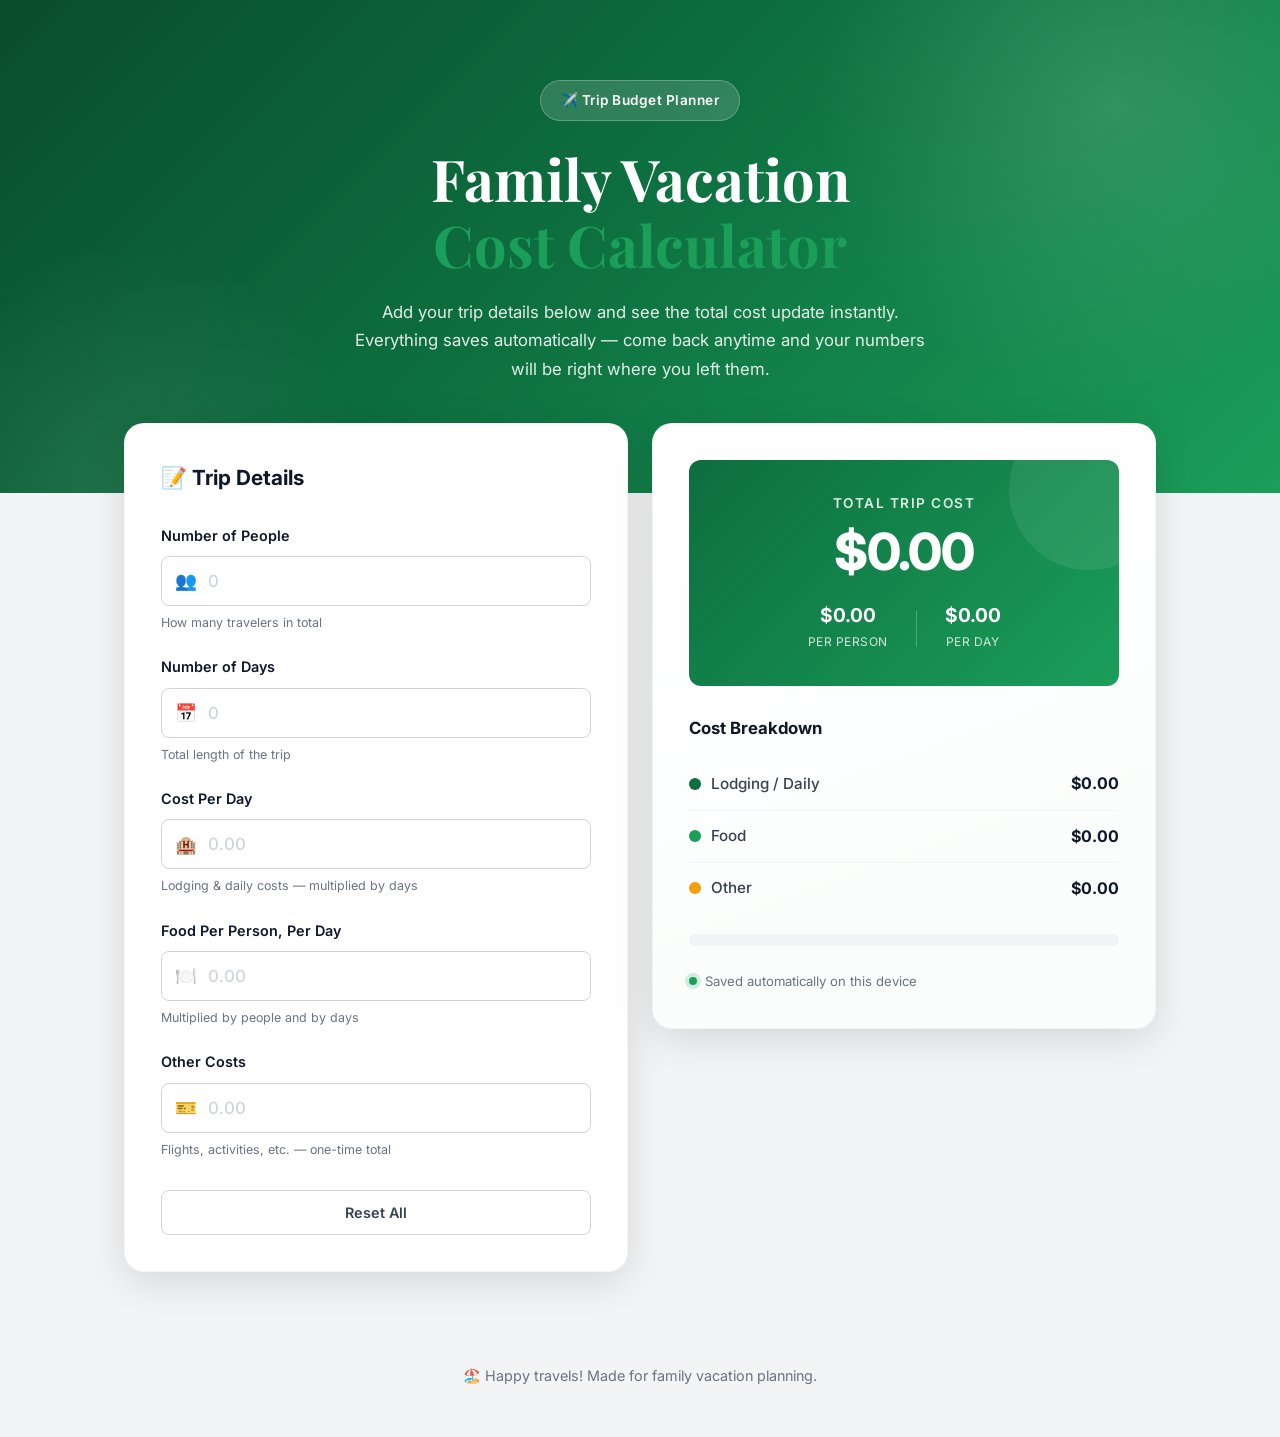
<file: index.html>
<!DOCTYPE html>
<html lang="en">
<head>
  <meta charset="UTF-8">
  <meta name="viewport" content="width=device-width, initial-scale=1.0">
  <title>Family Vacation Cost Calculator</title>
  <meta name="description" content="Plan your family vacation budget. Calculate the total cost based on days, daily costs, food, extras, and the number of people.">
  <link rel="preconnect" href="https://fonts.googleapis.com">
  <link rel="preconnect" href="https://fonts.gstatic.com" crossorigin>
  <link href="https://fonts.googleapis.com/css2?family=Inter:wght@300;400;500;600;700;800&family=Playfair+Display:wght@600;700&display=swap" rel="stylesheet">
  <link rel="stylesheet" href="styles.css">
</head>
<body>
  <!-- Header -->
  <header class="vc-hero">
    <div class="vc-hero-bg"></div>
    <div class="vc-container vc-hero-content">
      <span class="vc-badge">&#9992;&#65039; Trip Budget Planner</span>
      <h1>Family Vacation<br><span class="vc-accent">Cost Calculator</span></h1>
      <p class="vc-hero-sub">Add your trip details below and see the total cost update instantly. Everything saves automatically &mdash; come back anytime and your numbers will be right where you left them.</p>
    </div>
  </header>

  <!-- Calculator -->
  <main class="vc-main">
    <div class="vc-container">
      <div class="vc-grid">

        <!-- Inputs -->
        <section class="vc-card vc-inputs" aria-label="Trip details">
          <h2 class="vc-card-title">&#128221; Trip Details</h2>

          <div class="vc-field">
            <label for="people">Number of People</label>
            <div class="vc-input-wrap">
              <span class="vc-input-icon">&#128101;</span>
              <input type="number" id="people" min="0" step="1" inputmode="numeric" placeholder="0">
            </div>
            <small class="vc-hint">How many travelers in total</small>
          </div>

          <div class="vc-field">
            <label for="days">Number of Days</label>
            <div class="vc-input-wrap">
              <span class="vc-input-icon">&#128197;</span>
              <input type="number" id="days" min="0" step="1" inputmode="numeric" placeholder="0">
            </div>
            <small class="vc-hint">Total length of the trip</small>
          </div>

          <div class="vc-field">
            <label for="costPerDay">Cost Per Day</label>
            <div class="vc-input-wrap">
              <span class="vc-input-icon">&#127976;</span>
              <input type="number" id="costPerDay" min="0" step="0.01" inputmode="decimal" placeholder="0.00">
            </div>
            <small class="vc-hint">Lodging &amp; daily costs &mdash; multiplied by days</small>
          </div>

          <div class="vc-field">
            <label for="food">Food Per Person, Per Day</label>
            <div class="vc-input-wrap">
              <span class="vc-input-icon">&#127869;&#65039;</span>
              <input type="number" id="food" min="0" step="0.01" inputmode="decimal" placeholder="0.00">
            </div>
            <small class="vc-hint">Multiplied by people and by days</small>
          </div>

          <div class="vc-field">
            <label for="other">Other Costs</label>
            <div class="vc-input-wrap">
              <span class="vc-input-icon">&#127915;</span>
              <input type="number" id="other" min="0" step="0.01" inputmode="decimal" placeholder="0.00">
            </div>
            <small class="vc-hint">Flights, activities, etc. &mdash; one-time total</small>
          </div>

          <button type="button" id="resetBtn" class="vc-reset">Reset All</button>
        </section>

        <!-- Results -->
        <section class="vc-card vc-results" aria-label="Cost summary">
          <div class="vc-total-box">
            <span class="vc-total-label">Total Trip Cost</span>
            <span class="vc-total-value" id="totalCost">$0.00</span>
            <div class="vc-total-sub">
              <div>
                <span class="vc-sub-val" id="perPerson">$0.00</span>
                <span class="vc-sub-label">per person</span>
              </div>
              <div class="vc-sub-divider"></div>
              <div>
                <span class="vc-sub-val" id="perDay">$0.00</span>
                <span class="vc-sub-label">per day</span>
              </div>
            </div>
          </div>

          <h3 class="vc-breakdown-title">Cost Breakdown</h3>
          <ul class="vc-breakdown" id="breakdown">
            <li>
              <span class="vc-bd-name"><span class="vc-bd-dot" style="--dot:#0D6E3F"></span>Lodging / Daily</span>
              <span class="vc-bd-val" id="bdLodging">$0.00</span>
            </li>
            <li>
              <span class="vc-bd-name"><span class="vc-bd-dot" style="--dot:#1B9E5A"></span>Food</span>
              <span class="vc-bd-val" id="bdFood">$0.00</span>
            </li>
            <li>
              <span class="vc-bd-name"><span class="vc-bd-dot" style="--dot:#F59E0B"></span>Other</span>
              <span class="vc-bd-val" id="bdOther">$0.00</span>
            </li>
          </ul>

          <div class="vc-bar" id="costBar" aria-hidden="true">
            <span class="vc-bar-seg" id="barLodging" style="background:#0D6E3F"></span>
            <span class="vc-bar-seg" id="barFood" style="background:#1B9E5A"></span>
            <span class="vc-bar-seg" id="barOther" style="background:#F59E0B"></span>
          </div>

          <p class="vc-saved-note"><span class="vc-saved-dot"></span> Saved automatically on this device</p>
        </section>

      </div>
    </div>
  </main>

  <footer class="vc-footer">
    <div class="vc-container">
      <p>&#127958;&#65039; Happy travels! Made for family vacation planning.</p>
    </div>
  </footer>

  <script src="script.js"></script>
</body>
</html>
</file>
<file: styles.css>
/* ===== Variables & Reset ===== */
:root {
  --primary: #0D6E3F;
  --primary-dark: #094D2C;
  --primary-light: #E8F5EE;
  --accent: #1B9E5A;
  --amber: #F59E0B;
  --dark: #0F172A;
  --gray-700: #374151;
  --gray-500: #6B7280;
  --gray-300: #D1D5DB;
  --gray-100: #F3F4F6;
  --white: #FFFFFF;
  --shadow-sm: 0 1px 3px rgba(0,0,0,0.08);
  --shadow-md: 0 4px 20px rgba(0,0,0,0.08);
  --shadow-lg: 0 10px 40px rgba(0,0,0,0.12);
  --radius-sm: 8px;
  --radius-md: 12px;
  --radius-lg: 20px;
  --transition: 0.3s cubic-bezier(0.4, 0, 0.2, 1);
}

*, *::before, *::after {
  margin: 0;
  padding: 0;
  box-sizing: border-box;
}

body {
  font-family: 'Inter', -apple-system, BlinkMacSystemFont, sans-serif;
  color: var(--gray-700);
  line-height: 1.7;
  background: var(--gray-100);
  -webkit-font-smoothing: antialiased;
}

.vc-container {
  max-width: 1080px;
  margin: 0 auto;
  padding: 0 24px;
}

.vc-accent { color: var(--accent); }

/* ===== Hero ===== */
.vc-hero {
  position: relative;
  overflow: hidden;
  padding: 80px 0 110px;
  text-align: center;
  color: var(--white);
}

.vc-hero-bg {
  position: absolute;
  inset: 0;
  background: linear-gradient(135deg, var(--primary-dark) 0%, var(--primary) 45%, var(--accent) 100%);
  z-index: 0;
}

.vc-hero-bg::before {
  content: '';
  position: absolute;
  top: -40%;
  right: -10%;
  width: 600px;
  height: 600px;
  background: radial-gradient(circle, rgba(255,255,255,0.12) 0%, transparent 70%);
  border-radius: 50%;
}

.vc-hero-bg::after {
  content: '';
  position: absolute;
  bottom: -50%;
  left: -10%;
  width: 500px;
  height: 500px;
  background: radial-gradient(circle, rgba(255,255,255,0.08) 0%, transparent 70%);
  border-radius: 50%;
}

.vc-hero-content {
  position: relative;
  z-index: 1;
}

.vc-badge {
  display: inline-block;
  background: rgba(255,255,255,0.15);
  border: 1px solid rgba(255,255,255,0.25);
  backdrop-filter: blur(10px);
  -webkit-backdrop-filter: blur(10px);
  padding: 8px 20px;
  border-radius: 100px;
  font-size: 0.85rem;
  font-weight: 600;
  letter-spacing: 0.5px;
  margin-bottom: 24px;
}

.vc-hero h1 {
  font-family: 'Playfair Display', serif;
  font-size: clamp(2.2rem, 5vw, 3.6rem);
  font-weight: 700;
  line-height: 1.15;
  margin-bottom: 20px;
  color: var(--white);
}

.vc-hero-sub {
  max-width: 600px;
  margin: 0 auto;
  font-size: 1.05rem;
  color: rgba(255,255,255,0.88);
  line-height: 1.7;
}

/* ===== Main / Layout ===== */
.vc-main {
  margin-top: -70px;
  padding-bottom: 60px;
  position: relative;
  z-index: 2;
}

.vc-grid {
  display: grid;
  grid-template-columns: 1fr 1fr;
  gap: 24px;
  align-items: start;
}

.vc-card {
  background: var(--white);
  border-radius: var(--radius-lg);
  box-shadow: var(--shadow-lg);
  border: 1px solid rgba(0,0,0,0.04);
  padding: 36px;
}

.vc-card-title {
  font-size: 1.3rem;
  color: var(--dark);
  margin-bottom: 28px;
  font-weight: 700;
}

/* ===== Inputs ===== */
.vc-field {
  margin-bottom: 22px;
}

.vc-field label {
  display: block;
  font-size: 0.9rem;
  font-weight: 600;
  color: var(--dark);
  margin-bottom: 8px;
}

.vc-input-wrap {
  position: relative;
  display: flex;
  align-items: center;
}

.vc-input-icon {
  position: absolute;
  left: 14px;
  font-size: 1.1rem;
  pointer-events: none;
  line-height: 1;
}

.vc-input-wrap input {
  width: 100%;
  padding: 14px 16px 14px 46px;
  border: 1px solid var(--gray-300);
  border-radius: var(--radius-sm);
  font-size: 1.05rem;
  font-weight: 600;
  font-family: 'Inter', sans-serif;
  color: var(--dark);
  background: var(--white);
  transition: var(--transition);
}

.vc-input-wrap input::placeholder {
  color: var(--gray-300);
  font-weight: 500;
}

.vc-input-wrap input:focus {
  outline: none;
  border-color: var(--primary);
  box-shadow: 0 0 0 3px rgba(13,110,63,0.12);
}

/* Hide number spinners for a cleaner look */
.vc-input-wrap input::-webkit-outer-spin-button,
.vc-input-wrap input::-webkit-inner-spin-button {
  -webkit-appearance: none;
  margin: 0;
}
.vc-input-wrap input[type=number] {
  -moz-appearance: textfield;
  appearance: textfield;
}

.vc-hint {
  display: block;
  margin-top: 6px;
  font-size: 0.78rem;
  color: var(--gray-500);
}

.vc-reset {
  width: 100%;
  margin-top: 8px;
  padding: 13px 24px;
  border: 1px solid var(--gray-300);
  background: var(--white);
  color: var(--gray-700);
  border-radius: var(--radius-sm);
  font-size: 0.9rem;
  font-weight: 600;
  font-family: 'Inter', sans-serif;
  cursor: pointer;
  transition: var(--transition);
}

.vc-reset:hover {
  border-color: #EF4444;
  color: #EF4444;
  background: #FEF2F2;
}

/* ===== Results ===== */
.vc-results {
  position: sticky;
  top: 24px;
  background: linear-gradient(160deg, var(--white) 0%, #FAFDFB 100%);
}

.vc-total-box {
  background: linear-gradient(135deg, var(--primary) 0%, var(--accent) 100%);
  color: var(--white);
  border-radius: var(--radius-md);
  padding: 32px 28px;
  text-align: center;
  position: relative;
  overflow: hidden;
  margin-bottom: 28px;
}

.vc-total-box::after {
  content: '';
  position: absolute;
  top: -50px;
  right: -50px;
  width: 160px;
  height: 160px;
  background: rgba(255,255,255,0.08);
  border-radius: 50%;
}

.vc-total-label {
  display: block;
  font-size: 0.85rem;
  font-weight: 600;
  text-transform: uppercase;
  letter-spacing: 1.5px;
  color: rgba(255,255,255,0.85);
  margin-bottom: 8px;
}

.vc-total-value {
  display: block;
  font-size: clamp(2.4rem, 6vw, 3.2rem);
  font-weight: 800;
  line-height: 1.1;
  letter-spacing: -1px;
}

.vc-total-sub {
  display: flex;
  align-items: center;
  justify-content: center;
  gap: 28px;
  margin-top: 24px;
  position: relative;
  z-index: 1;
}

.vc-sub-val {
  display: block;
  font-size: 1.2rem;
  font-weight: 700;
  line-height: 1.2;
}

.vc-sub-label {
  font-size: 0.75rem;
  color: rgba(255,255,255,0.8);
  text-transform: uppercase;
  letter-spacing: 0.5px;
}

.vc-sub-divider {
  width: 1px;
  height: 36px;
  background: rgba(255,255,255,0.25);
}

.vc-breakdown-title {
  font-size: 1.05rem;
  color: var(--dark);
  margin-bottom: 16px;
  font-weight: 700;
}

.vc-breakdown {
  list-style: none;
  margin-bottom: 20px;
}

.vc-breakdown li {
  display: flex;
  align-items: center;
  justify-content: space-between;
  padding: 12px 0;
  border-bottom: 1px solid var(--gray-100);
}

.vc-breakdown li:last-child {
  border-bottom: none;
}

.vc-bd-name {
  display: flex;
  align-items: center;
  gap: 10px;
  font-size: 0.95rem;
  font-weight: 500;
  color: var(--gray-700);
}

.vc-bd-dot {
  width: 12px;
  height: 12px;
  border-radius: 50%;
  background: var(--dot, var(--primary));
  flex-shrink: 0;
}

.vc-bd-val {
  font-size: 1rem;
  font-weight: 700;
  color: var(--dark);
}

.vc-bar {
  display: flex;
  width: 100%;
  height: 12px;
  border-radius: 100px;
  overflow: hidden;
  background: var(--gray-100);
  margin-bottom: 24px;
}

.vc-bar-seg {
  height: 100%;
  width: 0;
  transition: width 0.4s cubic-bezier(0.4, 0, 0.2, 1);
}

.vc-saved-note {
  display: flex;
  align-items: center;
  gap: 8px;
  font-size: 0.82rem;
  color: var(--gray-500);
}

.vc-saved-dot {
  width: 8px;
  height: 8px;
  border-radius: 50%;
  background: var(--accent);
  box-shadow: 0 0 0 4px rgba(27,158,90,0.18);
}

/* ===== Footer ===== */
.vc-footer {
  text-align: center;
  padding: 32px 0 48px;
  color: var(--gray-500);
  font-size: 0.9rem;
}

/* ===== Responsive ===== */
@media (max-width: 860px) {
  .vc-grid {
    grid-template-columns: 1fr;
  }

  .vc-results {
    position: static;
  }

  .vc-card {
    padding: 28px;
  }
}

@media (max-width: 480px) {
  .vc-container {
    padding: 0 16px;
  }

  .vc-hero {
    padding: 60px 0 100px;
  }
}
</file>
